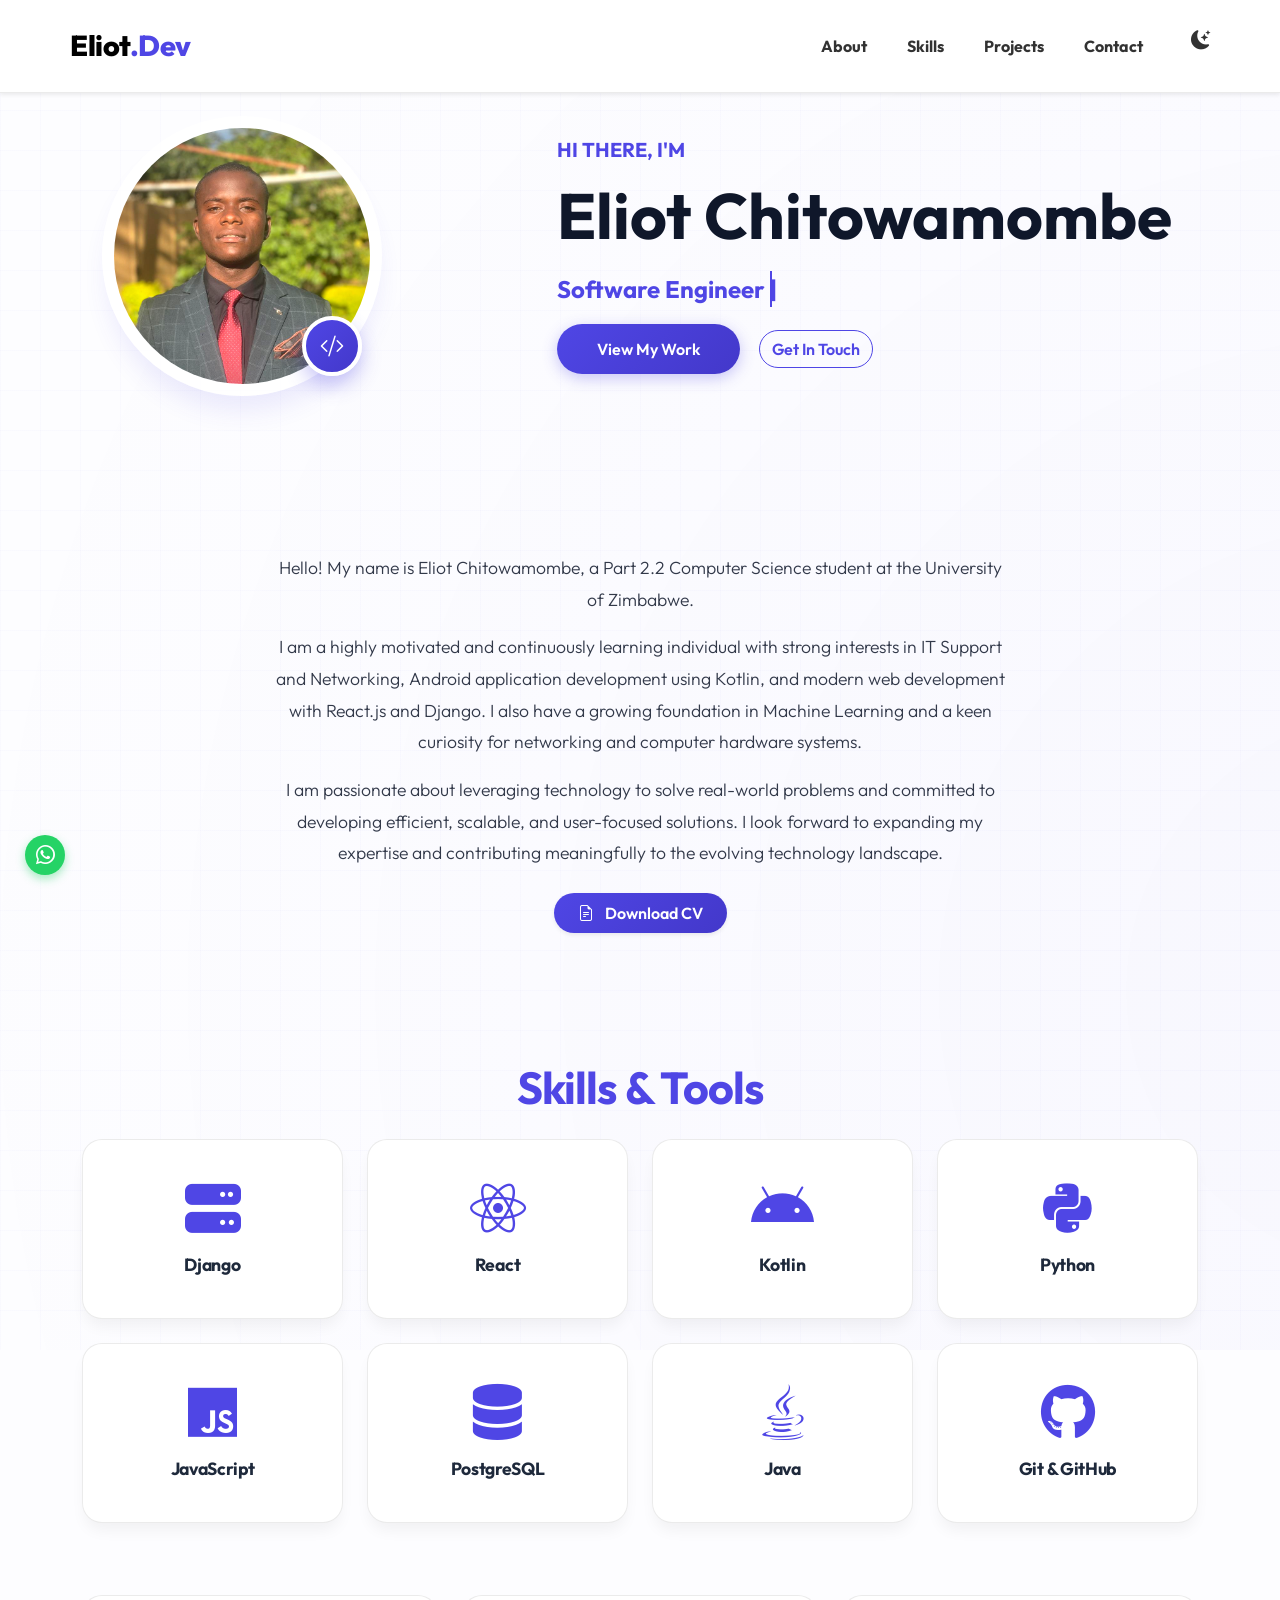
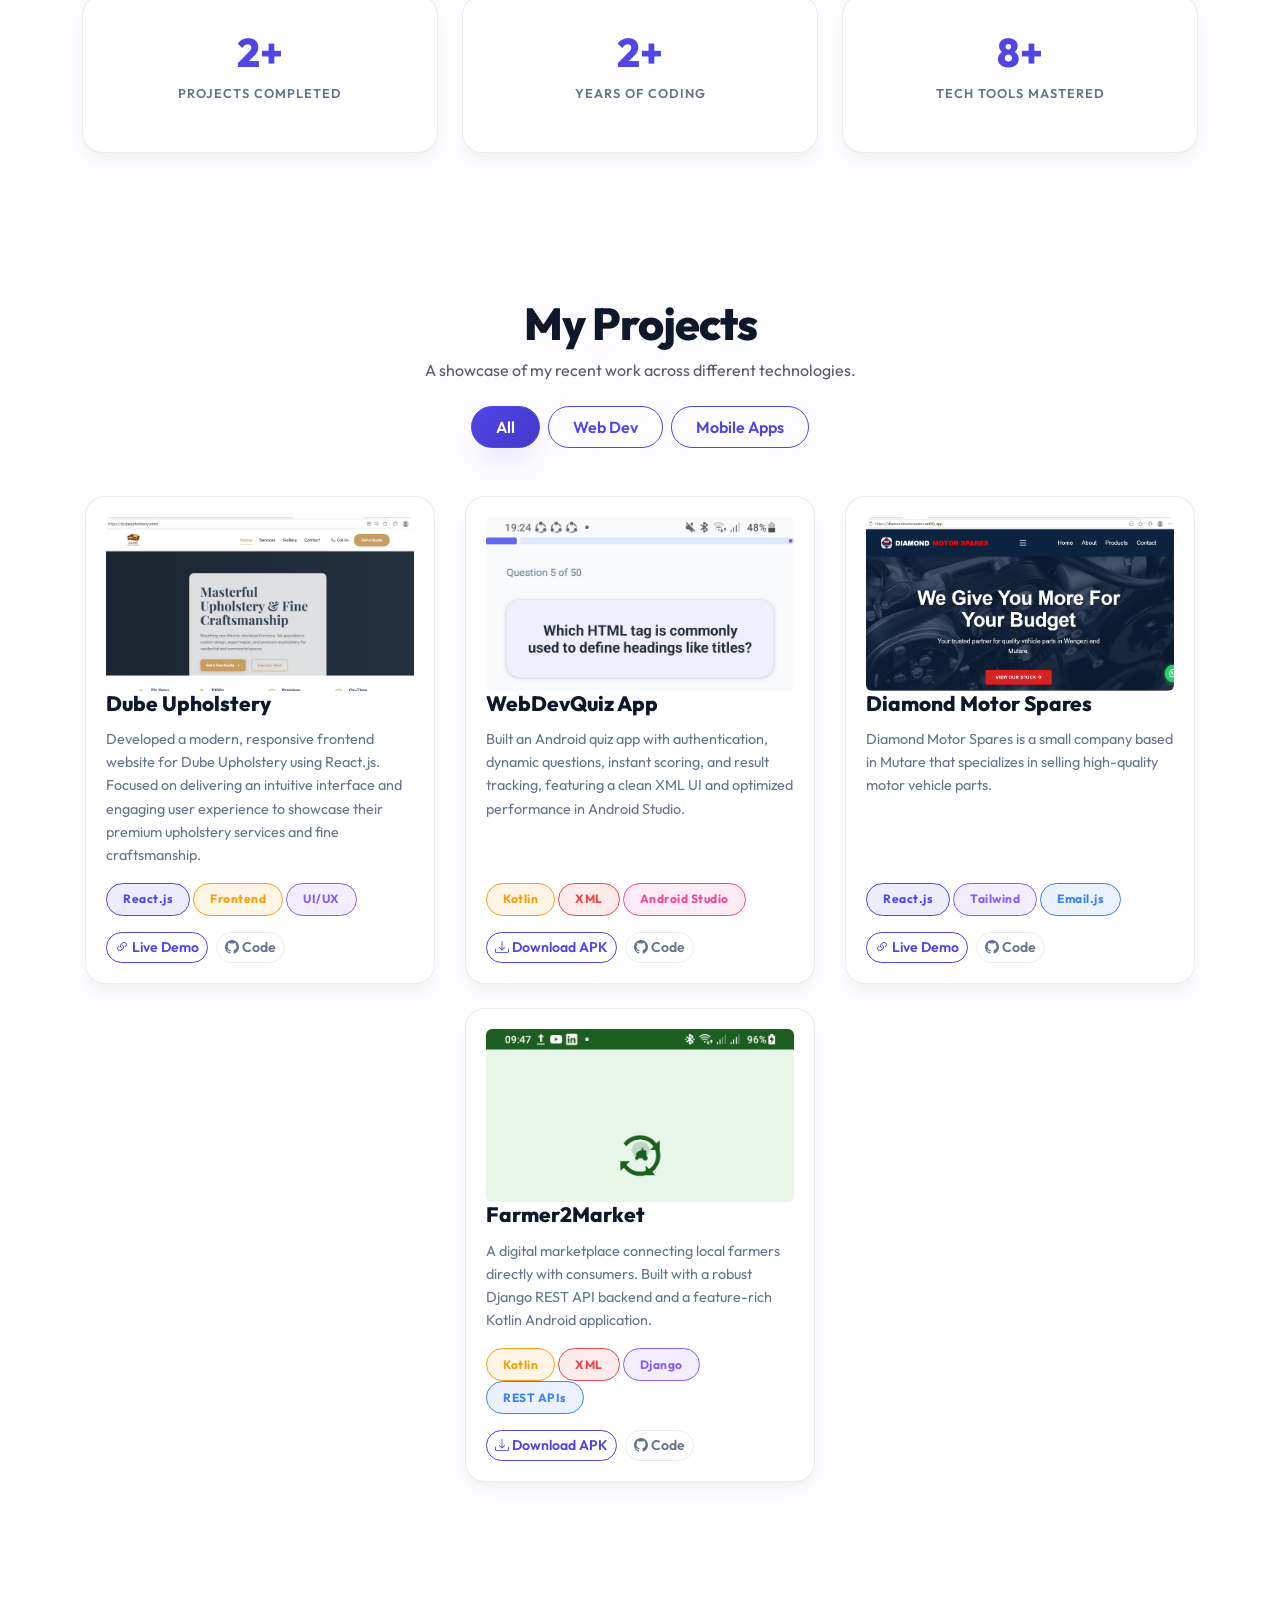
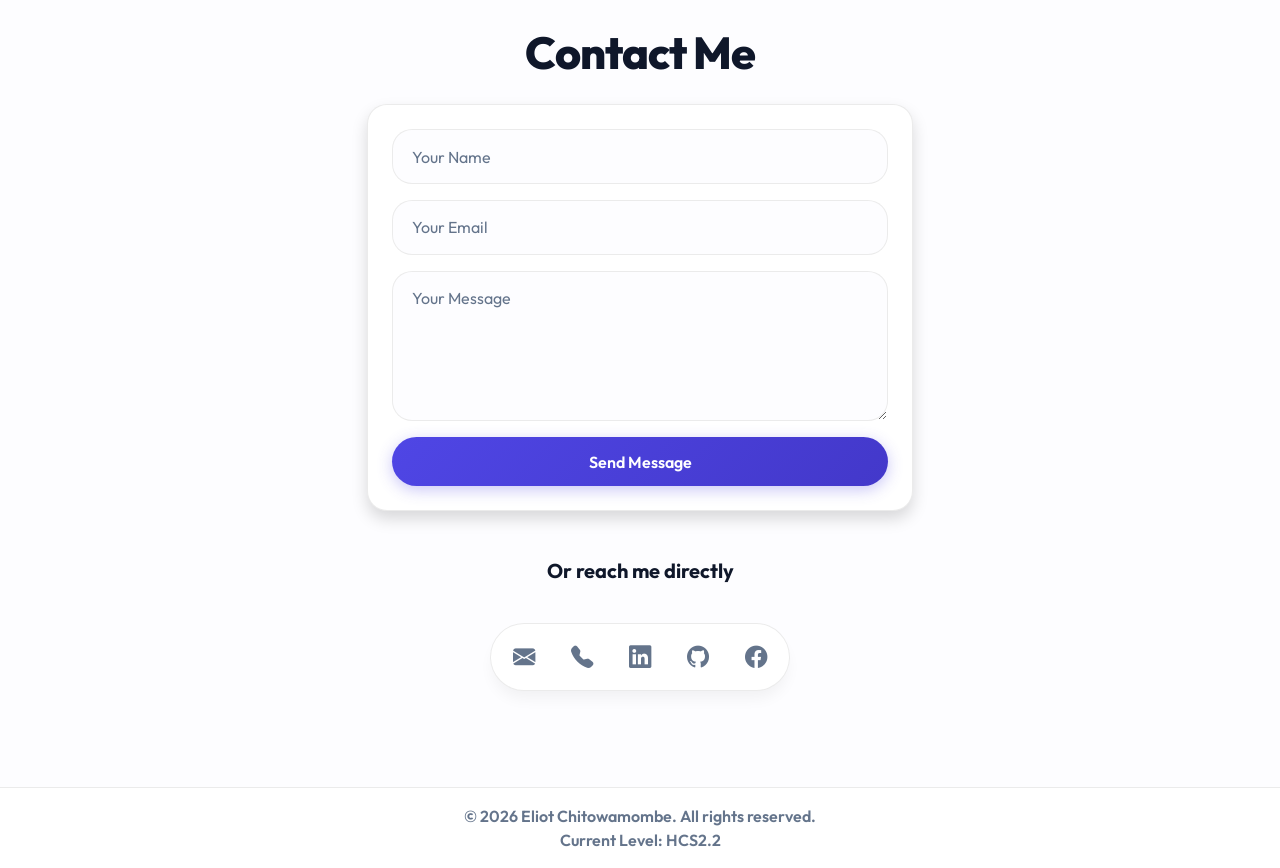
<file: index.html>
<!DOCTYPE html>
<html lang="en">

<head>
    <meta charset="UTF-8" />
    <meta name="viewport" content="width=device-width, initial-scale=1.0" />
    <title>Eliot Chitowamombe | Software Engineer & Android Developer</title>
    <meta name="description"
        content="Portfolio of Eliot Chitowamombe, a Software Engineer specializing in React, Django, and Android development.">
    <link href="https://cdn.jsdelivr.net/npm/bootstrap@5.3.2/dist/css/bootstrap.min.css" rel="stylesheet" />
    <link href="https://cdn.jsdelivr.net/npm/bootstrap-icons@1.10.5/font/bootstrap-icons.css" rel="stylesheet">
    <link rel="stylesheet" href="https://cdnjs.cloudflare.com/ajax/libs/font-awesome/6.5.0/css/all.min.css" />
    <link href="styles.css" rel="stylesheet" />
</head>

<body class="gradient-bg">


    <!-- Scroll Progress Bar -->
    <div class="scroll-progress-container">
        <div class="scroll-progress-bar" id="progressBar"></div>
    </div>

    <!-- WhatsApp Floating Button -->
    <a href="https://wa.me/263779933702" class="whatsapp-float" target="_blank" rel="noopener noreferrer"
        title="Chat on WhatsApp">
        <i class="bi bi-whatsapp"></i>
    </a>

    <!-- Navbar -->
    <header class="fixed-top bg-light shadow-sm">
        <nav class="navbar navbar-expand-lg navbar-light container">
            <a class="navbar-brand" href="#">Eliot<span class="text-primary">.Dev</span></a>
            <button class="navbar-toggler" type="button" data-bs-toggle="collapse" data-bs-target="#navbarNav"
                aria-controls="navbarNav" aria-expanded="false" aria-label="Toggle navigation">
                <span class="navbar-toggler-icon"></span>
            </button>
            <div class="collapse navbar-collapse justify-content-end" id="navbarNav">
                <ul class="navbar-nav">
                    <li class="nav-item"><a class="nav-link" href="#about">About</a></li>
                    <li class="nav-item"><a class="nav-link" href="#skills">Skills</a></li>
                    <li class="nav-item"><a class="nav-link" href="#projects">Projects</a></li>
                    <li class="nav-item"><a class="nav-link" href="#contact">Contact</a></li>
                    <li class="nav-item ms-lg-3">
                        <button id="theme-toggle" class="btn btn-link nav-link p-0" title="Toggle Theme">
                            <i class="bi bi-moon-stars-fill theme-icon-dark"></i>
                            <i class="bi bi-sun-fill theme-icon-light d-none"></i>
                        </button>
                    </li>
                </ul>
            </div>
        </nav>
    </header>

    <section id="about" class="container pt-5 mt-5">
        <div class="row align-items-center hero-row">
            <div class="col-lg-5 text-center text-lg-start mb-4 mb-lg-0">
                <div class="profile-image-wrapper">
                    <div class="profile-image-container">
                        <img src="assets/propic.jpeg" alt="Eliot Chitowamombe" class="profile-image" loading="lazy" />
                    </div>
                    <div class="floating-badge">
                        <i class="bi bi-code-slash"></i>
                    </div>
                </div>
            </div>
            <div class="col-lg-7 text-center text-lg-start hero-text">
                <h5 class="text-primary fw-bold mb-3">HI THERE, I'M</h5>
                <h1 class="display-3 fw-bold mb-3">Eliot Chitowamombe</h1>
                <div class="typing-container mb-4">
                    <span id="typing-text"></span><span class="cursor">|</span>
                </div>
                <div class="hero-btns">
                    <a href="#projects" class="btn btn-primary me-3">View My Work</a>
                    <a href="#contact" class="btn btn-outline-primary">Get In Touch</a>
                </div>
            </div>
        </div>
    </section>

    <!-- Detailed About Section -->
    <section class="container fade-in mt-2">
        <div class="row justify-content-center">
            <div class="col-md-10 col-lg-8 text-center">
                <div class="lead mb-4"
                    style="color: var(--text-color); opacity: 0.85; line-height: 1.8; font-size: 1.1rem;">
                    <p>Hello! My name is Eliot Chitowamombe, a Part 2.2 Computer Science student at the University of
                        Zimbabwe.</p>
                    <p>I am a highly motivated and continuously learning individual with strong interests in IT Support
                        and Networking, Android application development using Kotlin, and modern web development with
                        React.js and Django. I also have a growing foundation in Machine Learning and a keen curiosity
                        for networking and computer hardware systems.</p>
                    <p>I am passionate about leveraging technology to solve real-world problems and committed to
                        developing efficient, scalable, and user-focused solutions. I look forward to expanding my
                        expertise and contributing meaningfully to the evolving technology landscape.</p>
                </div>
                <a href="assets/Eliot%20Chitowamombe.CV.docx" download="Eliot_Chitowamombe_CV.docx" target="_blank"
                    class="btn btn-primary px-4 py-2 rounded-pill shadow-sm">
                    <i class="bi bi-file-earmark-text me-2"></i> Download CV
                </a>
            </div>
        </div>
    </section>

    <!-- Skills Section -->
    <section id="skills" class="container fade-in py-5 mt-5">
        <h2 class="text-center mb-4 text-primary fw-bold">Skills & Tools</h2>
        <div class="row g-4 text-center skills-grid justify-content-center">

            <div class="col-6 col-sm-4 col-lg-3">
                <div class="skill-card">
                    <i class="fas fa-server display-4"></i>
                    <p>Django</p>
                </div>
            </div>

            <div class="col-6 col-sm-4 col-lg-3">
                <div class="skill-card">
                    <i class="fab fa-react display-4"></i>
                    <p>React</p>
                </div>
            </div>

            <div class="col-6 col-sm-4 col-lg-3">
                <div class="skill-card">
                    <i class="fab fa-android display-4"></i>
                    <p>Kotlin</p>
                </div>
            </div>

            <div class="col-6 col-sm-4 col-lg-3">
                <div class="skill-card">
                    <i class="fab fa-python display-4"></i>
                    <p>Python</p>
                </div>
            </div>

            <div class="col-6 col-sm-4 col-lg-3">
                <div class="skill-card">
                    <i class="fab fa-js display-4"></i>
                    <p>JavaScript</p>
                </div>
            </div>

            <div class="col-6 col-sm-4 col-lg-3">
                <div class="skill-card">
                    <i class="fas fa-database display-4"></i>
                    <p>PostgreSQL</p>
                </div>
            </div>

            <div class="col-6 col-sm-4 col-lg-3">
                <div class="skill-card">
                    <i class="fab fa-java display-4"></i>
                    <p>Java</p>
                </div>
            </div>

            <div class="col-6 col-sm-4 col-lg-3">
                <div class="skill-card">
                    <i class="fab fa-github display-4"></i>
                    <p>Git & GitHub</p>
                </div>
            </div>

        </div>

        <!-- Quick Facts Section -->
        <div class="row g-4 mt-5 text-center stats-row">
            <div class="col-md-4">
                <div class="stat-card">
                    <h3 class="stat-number" data-target="3">3+</h3>
                    <p class="stat-label">Projects Completed</p>
                </div>
            </div>
            <div class="col-md-4">
                <div class="stat-card">
                    <h3 class="stat-number" data-target="3">3</h3>
                    <p class="stat-label">Years of Coding</p>
                </div>
            </div>
            <div class="col-md-4">
                <div class="stat-card">
                    <h3 class="stat-number" data-target="15">15+</h3>
                    <p class="stat-label">Tech Tools Mastered</p>
                </div>
            </div>
        </div>
    </section>

    <!-- Projects Section -->
    <section id="projects" class="container fade-in py-5 mt-5">
        <h2 class="text-center mb-2">My Projects</h2>
        <p class="text-center text-muted mb-4">A showcase of my recent work across different technologies.</p>

        <!-- Project Filters -->
        <div class="d-flex justify-content-center gap-2 mb-5 project-filters">
            <button class="filter-btn active" data-filter="all">All</button>
            <button class="filter-btn" data-filter="web">Web Dev</button>
            <button class="filter-btn" data-filter="mobile">Mobile Apps</button>
        </div>

        <div class="row g-4 justify-content-center project-grid">
            <!-- Project 1 -->
            <div class="col-md-4 project-item" data-category="web">
                <div class="project-card h-100 d-flex flex-column">
                    <img src="assets/image.png" alt="Dube Upholstery" class="img-fluid rounded mb-3 project-img">
                    <h3>Dube Upholstery</h3>
                    <p class="flex-grow-1">Developed a modern, responsive frontend website for Dube Upholstery using
                        React.js. Focused on delivering an intuitive interface and engaging user experience to showcase
                        their premium upholstery services and fine craftsmanship.</p>
                    <div class="mb-3">
                        <span class="badge bg-primary">React.js</span>
                        <span class="badge bg-success">Frontend</span>
                        <span class="badge bg-info text-dark">UI/UX</span>
                    </div>
                    <div class="d-flex gap-2 mt-auto">
                        <a href="https://dubeupholstery.store" class="btn btn-sm btn-outline-primary" target="_blank"
                            rel="noopener noreferrer"><i class="bi bi-link-45deg"></i> Live Demo</a>
                        <a href="https://github.com/Eliot3886/DubeUpholstery" class="btn btn-sm btn-outline-secondary"
                            target="_blank" rel="noopener noreferrer"><i class="bi bi-github"></i> Code</a>
                    </div>
                </div>
            </div>

            <!-- Project 2 -->
            <div class="col-md-4 project-item" data-category="mobile">
                <div class="project-card h-100 d-flex flex-column">
                    <img src="assets/WebDevQuiz.jpg" alt="WebDevQuiz App" class="img-fluid rounded mb-3 project-img">
                    <h3>WebDevQuiz App</h3>
                    <p class="flex-grow-1">Built an Android quiz app with authentication, dynamic questions, instant
                        scoring, and result tracking, featuring a clean XML UI and optimized performance in Android
                        Studio.</p>
                    <div class="mb-3">
                        <span class="badge bg-success">Kotlin</span>
                        <span class="badge bg-danger">XML</span>
                        <span class="badge bg-warning text-dark">Android Studio</span>
                    </div>
                    <div class="d-flex gap-2 mt-auto">
                        <a href="assets/WebDevQuiz.apk" class="btn btn-sm btn-outline-primary" target="_blank"
                            rel="noopener noreferrer"><i class="bi bi-download"></i> Download APK</a>
                        <a href="https://github.com/Eliot3886/WebDevQuiz_App"
                            class="btn btn-sm btn-outline-secondary"><i class="bi bi-github"></i> Code</a>
                    </div>

                </div>
            </div>

            <!-- Project 3 -->
            <div class="col-md-4 project-item" data-category="web">
                <div class="project-card h-100 d-flex flex-column">
                    <img src="assets/diamondMotorSpares.png" alt="DiamondMotorSpares"
                        class="img-fluid rounded mb-3 project-img">
                    <h3>Diamond Motor Spares</h3>
                    <p class="flex-grow-1">Diamond Motor Spares is a small company based in Mutare that specializes in
                        selling high-quality motor vehicle parts.</p>
                    <div class="mb-3">
                        <span class="badge bg-primary">React.js</span>
                        <span class="badge bg-info text-dark">Tailwind</span>
                        <span class="badge bg-secondary">Email.js</span>
                    </div>
                    <div class="d-flex gap-2 mt-auto">
                        <a href="https://diamondmotorspares.netlify.app/" class="btn btn-sm btn-outline-primary"
                            target="_blank" rel="noopener noreferrer"><i class="bi bi-link-45deg"></i> Live Demo</a>
                        <a href="https://github.com/Eliot3886/DiamondMotorSpares"
                            class="btn btn-sm btn-outline-secondary" target="_blank" rel="noopener noreferrer"><i
                                class="bi bi-github"></i> Code</a>
                    </div>
                </div>
            </div>

            <!-- Project 4: Farmer2Market -->
            <div class="col-md-4 project-item" data-category="mobile">
                <div class="project-card h-100 d-flex flex-column">
                    <img src="assets/coverpic.png" alt="Farmer2Market" class="img-fluid rounded mb-3 project-img">
                    <h3>Farmer2Market</h3>
                    <p class="flex-grow-1">A digital marketplace connecting local farmers directly with consumers.
                        Built with a robust Django REST API backend and a feature-rich Kotlin Android application.
                    </p>
                    <div class="mb-3">
                        <span class="badge bg-success">Kotlin</span>
                        <span class="badge bg-danger">XML</span>
                        <span class="badge bg-info text-dark">Django</span>
                        <span class="badge bg-secondary">REST APIs</span>
                    </div>
                    <div class="d-flex gap-2 mt-auto">
                        <a href="assets/Farmer2Market.apk" class="btn btn-sm btn-outline-primary" target="_blank"
                            rel="noopener noreferrer"><i class="bi bi-download"></i> Download APK</a>
                        <a href="https://github.com/Eliot3886/Farmer2Market_Backend"
                            class="btn btn-sm btn-outline-secondary" target="_blank" rel="noopener noreferrer"><i
                                class="bi bi-github"></i> Code</a>
                    </div>
                </div>
            </div>
        </div>
    </section>

    <!-- Contact Section -->
    <section id="contact" class="container fade-in py-5 mt-5 mb-5">
        <h2 class="text-center mb-4">Contact Me</h2>
        <div class="row justify-content-center">
            <div class="col-md-8 col-lg-6">
                <div class="card p-4 shadow contact-form-container">
                    <form action="https://flowform.to/chitowamombeeliot00@gmail.com" method="POST">

                        <input type="hidden" name="_subject" value="New Contact Message">
                        <input type="hidden" name="_redirect"
                            value="https://eliotdev.github.io/portfolio/thank-you.html">

                        <div class="mb-3">
                            <input type="text" class="form-control" id="name" name="name" placeholder="Your Name"
                                required />
                        </div>

                        <div class="mb-3">
                            <input type="email" class="form-control" id="email" name="email" placeholder="Your Email"
                                required />
                        </div>

                        <div class="mb-3">
                            <textarea class="form-control" id="message" name="message" placeholder="Your Message"
                                style="height: 150px" required></textarea>
                        </div>

                        <!-- Redirect back to our new thank-you page after successful submission -->
                        <input type="hidden" name="_append" value="false" />

                        <button type="submit" class="btn btn-primary w-100">Send Message</button>

                    </form>
                </div>
            </div>
        </div>

        <div class="text-center mt-5">
            <h5 class="mb-4 fw-bold" style="color: var(--text-color);">Or reach me directly</h5>
            <div class="social-bar">
                <a href="mailto:chitowamombeeliot00@gmail.com" target="_blank" rel="noopener noreferrer">
                    <i class="bi bi-envelope-fill"></i>
                    <span>Email</span>
                </a>
                <a href="tel:+263779933702" target="_blank" rel="noopener noreferrer">
                    <i class="bi bi-telephone-fill"></i>
                    <span>+263 779 933 702</span>
                </a>
                <a href="https://www.linkedin.com/in/eliot-chitowamombe-2b746733b" target="_blank"
                    rel="noopener noreferrer">
                    <i class="bi bi-linkedin"></i>
                    <span>LinkedIn</span>
                </a>
                <a href="https://github.com/Eliot3886" target="_blank" rel="noopener noreferrer">
                    <i class="bi bi-github"></i>
                    <span>GitHub</span>
                </a>
                <a href="https://www.facebook.com/eliot.chitowamombe" target="_blank" rel="noopener noreferrer">
                    <i class="bi bi-facebook"></i>
                    <span>Facebook</span>
                </a>
            </div>
        </div>
    </section>

    <!-- Footer -->
    <footer class="py-3 text-center" style="background-color: var(--card-bg); color: var(--text-color);">
        <p class="mb-0">&copy; 2026 Eliot Chitowamombe. All rights reserved.<br />Current Level: HCS2.2</p>
    </footer>

    <!-- Back to Top Button -->
    <button id="backToTop" class="back-to-top" title="Back to Top">
        <svg class="progress-circle" width="100%" height="100%" viewBox="-1 -1 102 102">
            <path d="M50,1 a49,49 0 0,1 0,98 a49,49 0 0,1 0,-98" />
        </svg>
        <i class="bi bi-arrow-up"></i>
    </button>

    <!-- Scripts -->
    <script src="https://cdn.jsdelivr.net/npm/bootstrap@5.3.2/dist/js/bootstrap.bundle.min.js"></script>
    <script src="script.js"></script>
</body>

</html>
</file>
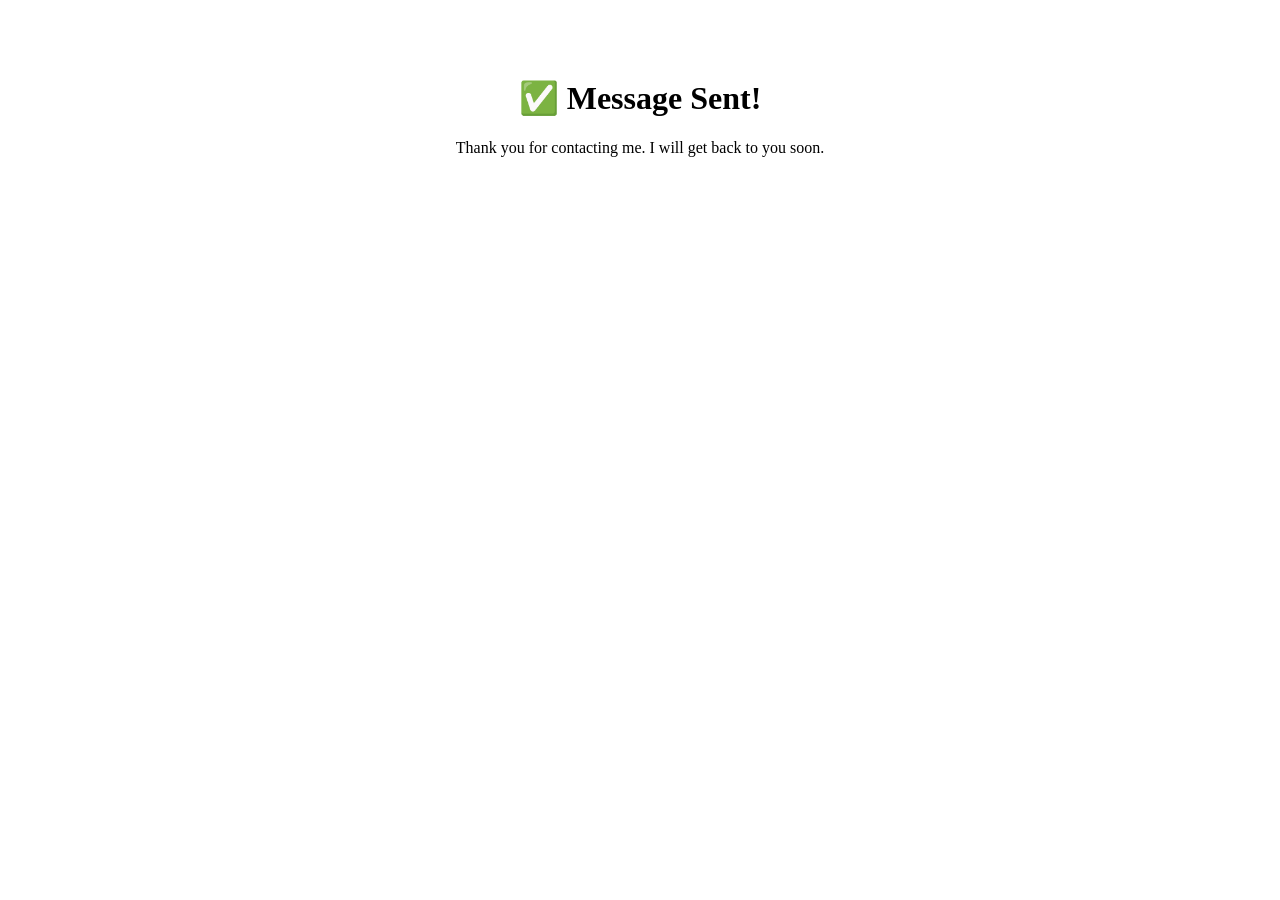
<file: thank-you.html>
<!DOCTYPE html>
<html lang="en">

<head>
    <meta charset="utf-8">
    <meta name="viewport" content="width=device-width, initial-scale=1.0">
    <title>Thank You</title>
</head>

<body style="text-align:center; padding-top:50px;">
    <h1>✅ Message Sent!</h1>
    <p>Thank you for contacting me. I will get back to you soon.</p>
</body>

</html>
</file>
<file: styles.css>
@import url('https://fonts.googleapis.com/css2?family=Outfit:wght@300;400;600;700&display=swap');

:root {
  --bg-color: #FDFDFF; 
  --text-color: #0F172A;
  --text-muted: #64748B;
  --card-bg: #FFFFFF;
  --card-text: #1E293B;
  --primary-color: #4F46E5; /* Indigo */
  --primary-hover: #4338CA;
  --button-bg: linear-gradient(135deg, #4F46E5, #4338CA);
  --button-text: #ffffff;
  --border-radius: 24px;
  --card-radius: 20px;
  --shadow-sm: 0 10px 15px -3px rgba(0, 0, 0, 0.05);
  --shadow-lg: 0 20px 25px -5px rgba(79, 70, 229, 0.1);
  --border-color: rgba(0, 0, 0, 0.08);
  --accent-color: #EEF2FF;
}

body {
  font-family: 'Outfit', sans-serif;
  margin: 0;
  padding: 0;
  color: var(--text-color);
  background-color: var(--bg-color);
  transition: background-color 0.3s ease, color 0.3s ease;
}

/* Cosmic Gradient Background overlay */
body.gradient-bg::before {
    content: '';
    position: fixed;
    top: -50%; left: -50%; width: 200%; height: 200%;
    background: 
        radial-gradient(circle at 40% 40%, rgba(79, 70, 229, 0.03), transparent 40%),
        radial-gradient(circle at 70% 60%, rgba(59, 130, 246, 0.03), transparent 30%),
        linear-gradient(rgba(79, 70, 229, 0.02) 1px, transparent 1px),
        linear-gradient(90deg, rgba(79, 70, 229, 0.02) 1px, transparent 1px);
    background-size: 200% 200%, 200% 200%, 40px 40px, 40px 40px;
    z-index: -1;
    pointer-events: none;
}

.text-primary {
    color: var(--primary-color) !important;
}

.bg-light {
    background-color: var(--card-bg) !important;
}

header.fixed-top {
    background-color: #ffffff !important;
    border-bottom: 1px solid rgba(0, 0, 0, 0.08);
    box-shadow: 0 2px 10px rgba(0, 0, 0, 0.05);
    transition: all 0.3s ease;
    z-index: 1000;
}

/* Scroll Progress Bar */
.scroll-progress-container {
    position: fixed;
    top: 0;
    left: 0;
    width: 100%;
    height: 4px;
    background: transparent;
    z-index: 1001;
}

.scroll-progress-bar {
    height: 100%;
    background: var(--button-bg);
    width: 0%;
    transition: width 0.1s ease;
}

.navbar {
  padding: 1.2rem 0;
}

.navbar-brand {
  font-weight: 800;
  font-size: 1.8rem;
  letter-spacing: -0.5px;
  color: #000000 !important; /* Pure Black */
}

.navbar-nav .nav-link {
  color: #000000 !important; /* Pure Black */
  font-weight: 700;
  margin-left: 1.5rem;
  position: relative;
  transition: all 0.3s ease;
  opacity: 0.8;
}
.navbar-nav .nav-link::after {
  content: '';
  position: absolute;
  bottom: 0px; left: 0; right: 0;
  height: 2px;
  background: var(--primary-color);
  transform: scaleX(0);
  transition: transform 0.3s ease;
}

.navbar-nav .nav-link:hover {
  color: var(--text-color) !important;
}
.navbar-nav .nav-link:hover::after, .navbar-nav .nav-link.active::after {
  transform: scaleX(1);
}



.profile-image-wrapper {
    position: relative;
    display: inline-block;
    padding: 20px;
}

.profile-image-container {
  width: 280px;
  height: 280px;
  border-radius: 50%;
  overflow: hidden;
  box-shadow: var(--shadow-lg);
  display: flex;
  justify-content: center;
  align-items: center;
  border: 12px solid rgba(255, 255, 255, 0.8);
  transition: all 0.5s cubic-bezier(0.4, 0, 0.2, 1);
  position: relative;
  animation: float 6s ease-in-out infinite;
}

.floating-badge {
    position: absolute;
    bottom: 40px;
    right: 40px;
    width: 60px;
    height: 60px;
    background: var(--button-bg);
    border-radius: 50%;
    display: flex;
    justify-content: center;
    align-items: center;
    color: white;
    font-size: 1.5rem;
    box-shadow: 0 10px 20px rgba(79, 70, 229, 0.3);
    border: 4px solid white;
    animation: float 6s ease-in-out infinite reverse;
    z-index: 10;
}

@keyframes float {
    0%, 100% { transform: translateY(0); }
    50% { transform: translateY(-20px); }
}

.profile-image-container::after {
  content: '';
  position: absolute;
  top: 0; left: 0; right: 0; bottom: 0;
  border-radius: 50%;
  box-shadow: inset 0 0 30px rgba(0,0,0,0.15);
  pointer-events: none;
}

.profile-image-container:hover {
    transform: scale(1.05);
    box-shadow: 0 30px 60px -12px rgba(79, 70, 229, 0.3);
}

/* Typing Effect */
.typing-container {
    font-size: 1.5rem;
    color: var(--primary-color);
    font-weight: 700;
    height: 1.8rem;
}

.cursor {
    display: inline-block;
    width: 2px;
    background-color: var(--primary-color);
    margin-left: 5px;
    animation: blink 0.7s infinite;
}

@keyframes blink {
    0%, 100% { opacity: 1; }
    50% { opacity: 0; }
}

.profile-image {
  width: 100%;
  height: 100%;
  object-fit: cover;
  object-position: top center; /* Show head fully */
  filter: brightness(1.05) contrast(1.1) saturate(1.2);
  transition: all 0.5s ease;
}

.profile-image-container:hover .profile-image {
    filter: brightness(1.1) contrast(1.15) saturate(1.3);
}

section {
  padding: 6rem 1rem 2rem 1rem;
}

h2 {
  color: var(--text-color);
  font-weight: 800;
  font-size: 2.8rem;
  letter-spacing: -1px;
  margin-bottom: 3rem !important;
}

/* Base override for buttons */
.btn-primary {
  background: var(--button-bg) !important;
  color: var(--button-text) !important;
  font-weight: 600;
  border: none !important;
  border-radius: 50px;
  padding: 0.8rem 2.5rem;
  transition: all 0.3s ease;
  box-shadow: 0 4px 15px rgba(79, 70, 229, 0.3);
}

.btn-primary:hover {
  transform: translateY(-3px);
  box-shadow: 0 8px 25px rgba(79, 70, 229, 0.4);
}

.btn-outline-primary {
    color: var(--primary-color) !important;
    border-color: var(--primary-color) !important;
    border-radius: 50px !important;
    font-weight: 600;
    transition: all 0.3s ease;
}
.btn-outline-primary:hover {
    background: var(--primary-color) !important;
    color: #fff !important;
    box-shadow: 0 4px 15px rgba(79, 70, 229, 0.3);
}
.btn-outline-secondary {
    color: var(--text-muted) !important;
    border-color: var(--border-color) !important;
    border-radius: 50px !important;
    font-weight: 600;
    transition: all 0.3s ease;
}
.btn-outline-secondary:hover {
    background: var(--text-muted) !important;
    border-color: var(--text-muted) !important;
    color: #fff !important;
}

/* Cards */
.skill-card, .project-card, .contact-form-container {
  background: var(--card-bg) !important;
  color: var(--card-text) !important;
  border-radius: var(--card-radius);
  box-shadow: var(--shadow-sm);
  border: 1px solid var(--border-color);
  transition: all 0.4s cubic-bezier(0.175, 0.885, 0.32, 1.275);
  position: relative;
  z-index: 1;
}

.project-card::before {
  content: '';
  position: absolute;
  top: 0; left: 0; right: 0; bottom: 0;
  border-radius: var(--card-radius);
  background: linear-gradient(135deg, rgba(79, 70, 229, 0.05), transparent);
  opacity: 0;
  transition: opacity 0.4s ease;
  z-index: -1;
}

.project-card:hover::before {
  opacity: 1;
}

.skill-card {
  padding: 2.5rem 1.5rem;
  height: 100%;
  display: flex;
  flex-direction: column;
  justify-content: center;
  align-items: center;
}

.project-card {
  padding: 1.25rem;
  overflow: hidden;
  max-width: 350px;
  margin: 0 auto;
}
.project-card:hover, .skill-card:hover {
  transform: translateY(-10px);
  box-shadow: 0 20px 40px -10px rgba(79, 70, 229, 0.2);
  border-color: var(--primary-color);
}

.skill-card i {
  color: var(--primary-color);
  transition: transform 0.4s ease;
  margin-bottom: 1rem;
}

.skill-card:hover i {
  transform: scale(1.25) rotate(5deg);
}

.skill-card p {
  margin: 0;
  font-weight: 700;
  font-size: 1.1rem;
  letter-spacing: -0.3px;
}

.project-card h3 {
  font-weight: 800;
  font-size: 1.3rem;
  margin-bottom: 0.8rem;
  color: var(--text-color);
}

.project-card p {
  line-height: 1.6;
  color: var(--text-muted);
  font-size: 0.9rem;
}

.project-img {
  aspect-ratio: 16 / 9;
  object-fit: cover;
  object-position: top;
  border-radius: var(--card-radius);
  margin-bottom: 0 !important;
  transition: transform 0.5s ease;
}

.project-icon-container {
    height: 200px;
    background: #f8fafc;
    display: flex;
    justify-content: center;
    align-items: center;
    position: relative;
}

.project-icon-bg {
    position: absolute;
    top: 0; left: 0; right: 0; bottom: 0;
    background: linear-gradient(135deg, rgba(79, 70, 229, 0.1), rgba(79, 70, 229, 0.05));
    filter: blur(20px);
}

.project-icon-main {
    width: 100px;
    height: 100px;
    object-fit: contain;
    z-index: 1;
    filter: drop-shadow(0 10px 15px rgba(0,0,0,0.1));
    transition: transform 0.3s ease;
}

.project-card:hover .project-icon-main {
    transform: scale(1.1) rotate(5deg);
}

.dev-project .project-icon-main {
    filter: grayscale(0.5) opacity(0.8);
}

.dev-overlay {
    position: absolute;
    top: 50%;
    left: 50%;
    transform: translate(-50%, -50%);
    width: 100%;
    text-align: center;
    z-index: 2;
}

.rounded-4 {
    border-radius: var(--card-radius) !important;
}

.project-placeholder {
  aspect-ratio: 16 / 9;
  border-radius: var(--card-radius);
  margin-bottom: 1.5rem !important;
  background-color: var(--bg-color) !important;
}

/* Badges */
.badge {
    padding: 0.6rem 1rem;
    border-radius: 50px;
    font-weight: 700;
    letter-spacing: 0.5px;
    font-size: 0.75rem;
}
.badge.bg-primary { background-color: rgba(79, 70, 229, 0.1) !important; color: var(--primary-color) !important; border: 1px solid var(--primary-color); }
.badge.bg-secondary { background-color: rgba(59, 130, 246, 0.1) !important; color: #3B82F6 !important; border: 1px solid #3B82F6; }
.badge.bg-info { background-color: rgba(139, 92, 246, 0.1) !important; color: #8B5CF6 !important; border: 1px solid #8B5CF6; }
.badge.bg-success { background-color: rgba(245, 158, 11, 0.1) !important; color: #F59E0B !important; border: 1px solid #F59E0B; }
.badge.bg-danger { background-color: rgba(239, 68, 68, 0.1) !important; color: #EF4444 !important; border: 1px solid #EF4444; }
.badge.bg-warning { background-color: rgba(236, 72, 153, 0.1) !important; color: #EC4899 !important; border: 1px solid #EC4899; }

/* Forms */
.form-control {
  border-radius: var(--card-radius);
  box-shadow: none;
  border: 1px solid var(--border-color);
  background-color: var(--bg-color);
  color: var(--text-color);
  padding: 0.9rem 1.2rem !important;
}

.form-control::placeholder {
  color: var(--text-muted);
  opacity: 1;
}

.form-control:focus {
  border-color: var(--primary-color);
  box-shadow: 0 0 0 0.25rem rgba(79, 70, 229, 0.2);
  background-color: var(--bg-color) !important;
  color: var(--text-color) !important;
}

/* Override WebKit Autofill turning inputs white */
input:-webkit-autofill,
input:-webkit-autofill:hover, 
input:-webkit-autofill:focus, 
textarea:-webkit-autofill,
textarea:-webkit-autofill:hover,
textarea:-webkit-autofill:focus {
  -webkit-text-fill-color: var(--text-color);
  -webkit-box-shadow: 0 0 0px 1000px var(--bg-color) inset;
  transition: background-color 5000s ease-in-out 0s;
}

/* Unique Expanding Social Bar */
.social-bar {
  display: inline-flex;
  flex-wrap: nowrap;
  align-items: center;
  justify-content: center;
  background: var(--card-bg);
  border-radius: 50px;
  box-shadow: var(--shadow-sm);
  border: 1px solid var(--border-color);
  padding: 0.5rem;
  gap: 0.5rem;
  margin-top: 1rem;
}

.social-bar a {
  display: flex;
  align-items: center;
  background: transparent;
  color: var(--text-muted);
  border-radius: 50px;
  text-decoration: none;
  transition: all 0.4s cubic-bezier(0.175, 0.885, 0.32, 1.275);
  overflow: hidden;
  max-width: 50px; /* matches icon container width */
  height: 50px;
}

.social-bar a i {
  display: flex;
  align-items: center;
  justify-content: center;
  min-width: 50px;
  height: 50px;
  font-size: 1.4rem;
}

.social-bar a span {
  white-space: nowrap;
  font-weight: 700;
  font-size: 0.95rem;
  opacity: 0;
  padding-right: 0px;
  transition: opacity 0.3s ease;
}

.social-bar a:hover {
  max-width: 320px; /* Expand horizontally */
  background: var(--primary-color);
  color: #fff !important;
  box-shadow: 0 10px 20px rgba(79, 70, 229, 0.3);
  transform: translateY(-4px);
}

.social-bar a:hover span {
  opacity: 1;
  padding-right: 1.5rem;
}

.fade-in {
  opacity: 0;
  transform: translateY(30px);
  transition: all 0.8s cubic-bezier(0.165, 0.84, 0.44, 1);
}
.fade-in.visible {
  opacity: 1;
  transform: translateY(0);
}

footer {
  background-color: var(--card-bg) !important;
  color: var(--text-muted) !important;
  padding: 2.5rem 0;
  font-size: 1rem;
  border-top: 1px solid var(--border-color);
  text-align: center;
  font-weight: 600;
}

/* Responsive adjustments for phones */
@media (max-width: 991px) {
    .hero-row {
        flex-direction: column;
    }
    .hero-text {
        margin-top: 2rem;
    }
    .profile-image-container {
        width: 220px;
        height: 220px;
        margin: 0 auto;
    }
}

@media (max-width: 576px) {
  .social-bar {
    padding: 0.3rem;
    gap: 0.2rem;
    flex-wrap: nowrap;
  }
  .social-bar a {
    max-width: 36px;
    height: 36px;
  }
  .social-bar a i {
    min-width: 36px;
    height: 36px;
    font-size: 1.1rem;
  }
  .social-bar a:hover {
    max-width: 280px;
  }
  .social-bar a span {
    font-size: 0.85rem;
  }
  .whatsapp-float {
    width: 35px;
    height: 35px;
    font-size: 1rem;
    bottom: 15px;
    left: 15px;
  }
  .theme-toggle {
    bottom: 15px;
    right: 15px;
  }
  #darkModeToggle {
    width: 35px;
    height: 35px;
    font-size: 1rem;
  }
}

/* WhatsApp Floating Button */
.whatsapp-float {
  position: fixed;
  bottom: 25px;
  left: 25px;
  background-color: #25d366;
  color: #fff;
  width: 40px;
  height: 40px;
  border-radius: 50%;
  display: flex;
  justify-content: center;
  align-items: center;
  font-size: 1.2rem;
  box-shadow: 0 4px 10px rgba(37, 211, 102, 0.4);
  z-index: 1000;
  text-decoration: none;
  animation: pulse-whatsapp 2s infinite;
  transition: transform 0.3s ease;
}

.whatsapp-float:hover {
  transform: scale(1.1);
  color: #fff;
}

/* Stat Cards */
.stat-card {
    background: var(--card-bg);
    padding: 2rem;
    border-radius: var(--card-radius);
    border: 1px solid var(--border-color);
    transition: all 0.3s ease;
    box-shadow: var(--shadow-sm);
}

.stat-card:hover {
    transform: translateY(-5px);
    border-color: var(--primary-color);
    box-shadow: var(--shadow-lg);
}

.stat-number {
    font-size: 2.5rem;
    font-weight: 800;
    color: var(--primary-color);
    margin-bottom: 0.5rem;
}

.stat-label {
    font-weight: 600;
    color: var(--text-muted);
    text-transform: uppercase;
    font-size: 0.8rem;
    letter-spacing: 1px;
}

@keyframes pulse-whatsapp {
  0% { transform: scale(1); box-shadow: 0 0 0 0 rgba(37, 211, 102, 0.7); }
  70% { transform: scale(1.05); box-shadow: 0 0 0 15px rgba(37, 211, 102, 0); }
  100% { transform: scale(1); box-shadow: 0 0 0 0 rgba(37, 211, 102, 0); }
}

/* --- OUTSTANDING FEATURES --- */

/* 1. Dark Mode Variables */
[data-theme="dark"] {
  --bg-color: #0F172A;
  --text-color: #F1F5F9;
  --text-muted: #94A3B8;
  --card-bg: #1E293B;
  --card-text: #F1F5F9;
  --border-color: rgba(255, 255, 255, 0.1);
  --accent-color: #1E1B4B;
  --shadow-lg: 0 20px 25px -5px rgba(0, 0, 0, 0.3);
}

[data-theme="dark"] header.fixed-top {
    background-color: #1E293B !important;
    border-bottom: 1px solid rgba(255, 255, 255, 0.1);
}

[data-theme="dark"] .navbar-brand, 
[data-theme="dark"] .nav-link {
    color: #ffffff !important;
}

[data-theme="dark"] body.gradient-bg::before {
    background: 
        radial-gradient(circle at 40% 40%, rgba(79, 70, 229, 0.1), transparent 40%),
        radial-gradient(circle at 70% 60%, rgba(59, 130, 246, 0.1), transparent 30%);
}

/* 2. Theme Toggle Styles */
#theme-toggle {
    font-size: 1.2rem;
    cursor: pointer;
    transition: transform 0.3s ease;
}
#theme-toggle:hover { transform: rotate(15deg) scale(1.1); }

/* 3. Project Filters */
.filter-btn {
    border: 1px solid var(--primary-color);
    background: transparent;
    color: var(--primary-color);
    padding: 0.5rem 1.5rem;
    border-radius: 50px;
    font-weight: 600;
    transition: all 0.3s ease;
}
.filter-btn.active, .filter-btn:hover {
    background: var(--button-bg);
    color: white;
    box-shadow: var(--shadow-lg);
}

/* 4. Project Card Enhancements */
.project-card {
    transition: all 0.4s cubic-bezier(0.175, 0.885, 0.32, 1.275);
    border: 1px solid var(--border-color);
}
.project-card:hover {
    transform: translateY(-10px) scale(1.02);
    box-shadow: var(--shadow-lg);
}
[data-theme="dark"] .project-card {
    background: rgba(30, 41, 59, 0.7);
    backdrop-filter: blur(10px);
}

/* 5. Custom Scrollbar */
::-webkit-scrollbar { width: 10px; }
::-webkit-scrollbar-track { background: var(--bg-color); }
::-webkit-scrollbar-thumb {
    background: var(--primary-color);
    border-radius: 10px;
    border: 3px solid var(--bg-color);
}

/* 6. Back to Top Button */
.back-to-top {
    position: fixed;
    bottom: 30px;
    right: 30px;
    width: 50px;
    height: 50px;
    border-radius: 50%;
    background: var(--card-bg);
    color: var(--primary-color);
    border: none;
    cursor: pointer;
    display: flex;
    align-items: center;
    justify-content: center;
    box-shadow: 0 5px 15px rgba(0,0,0,0.1);
    z-index: 1000;
    opacity: 0;
    visibility: hidden;
    transition: all 0.3s ease;
}
.back-to-top.active {
    opacity: 1;
    visibility: visible;
}
.back-to-top i { font-size: 1.2rem; position: relative; z-index: 2; }
.progress-circle {
    position: absolute;
    top: 0; left: 0;
    width: 100%; height: 100%;
    fill: none;
    stroke: var(--primary-color);
    stroke-width: 4;
    stroke-dasharray: 307.919;
    stroke-dashoffset: 307.919;
    transition: stroke-dashoffset 0.1s linear;
}

/* Hide projects for filtering */
.project-item { transition: all 0.4s ease; }
.project-item.hide { display: none; }
</file>
